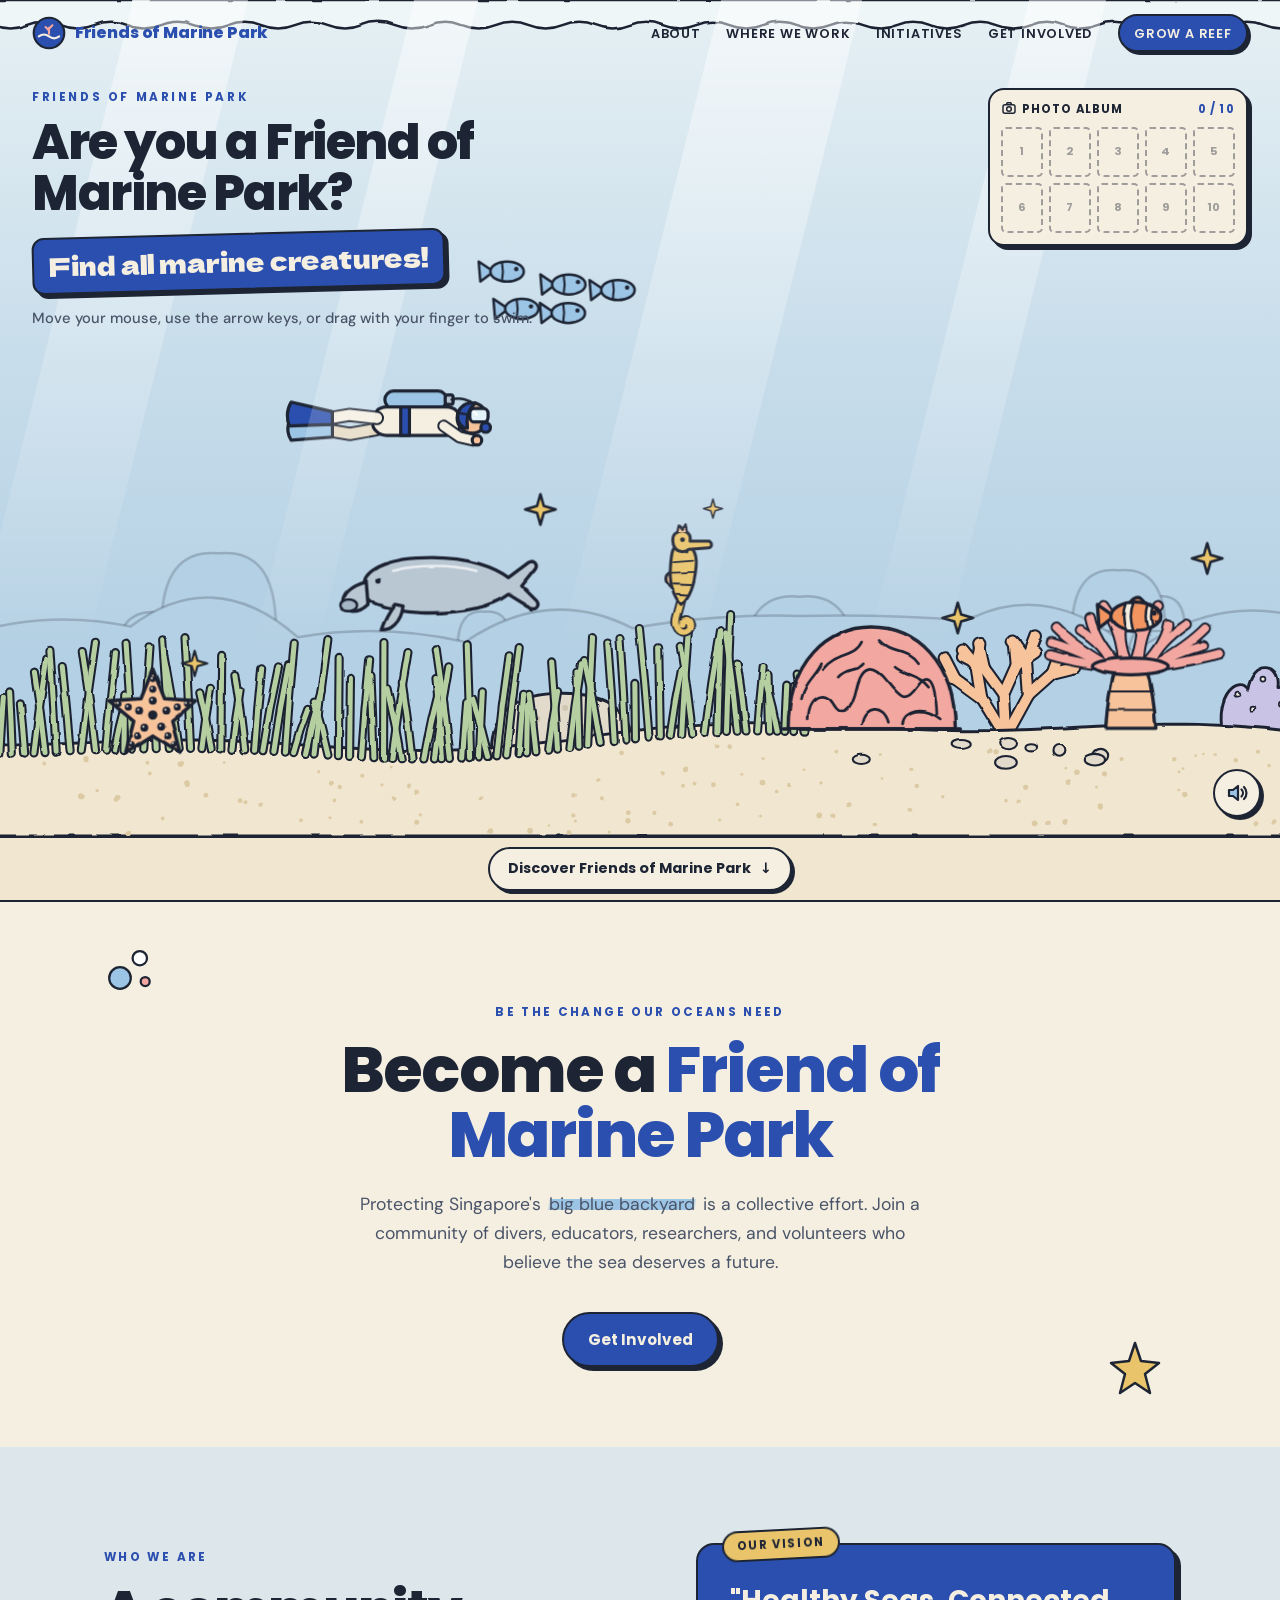
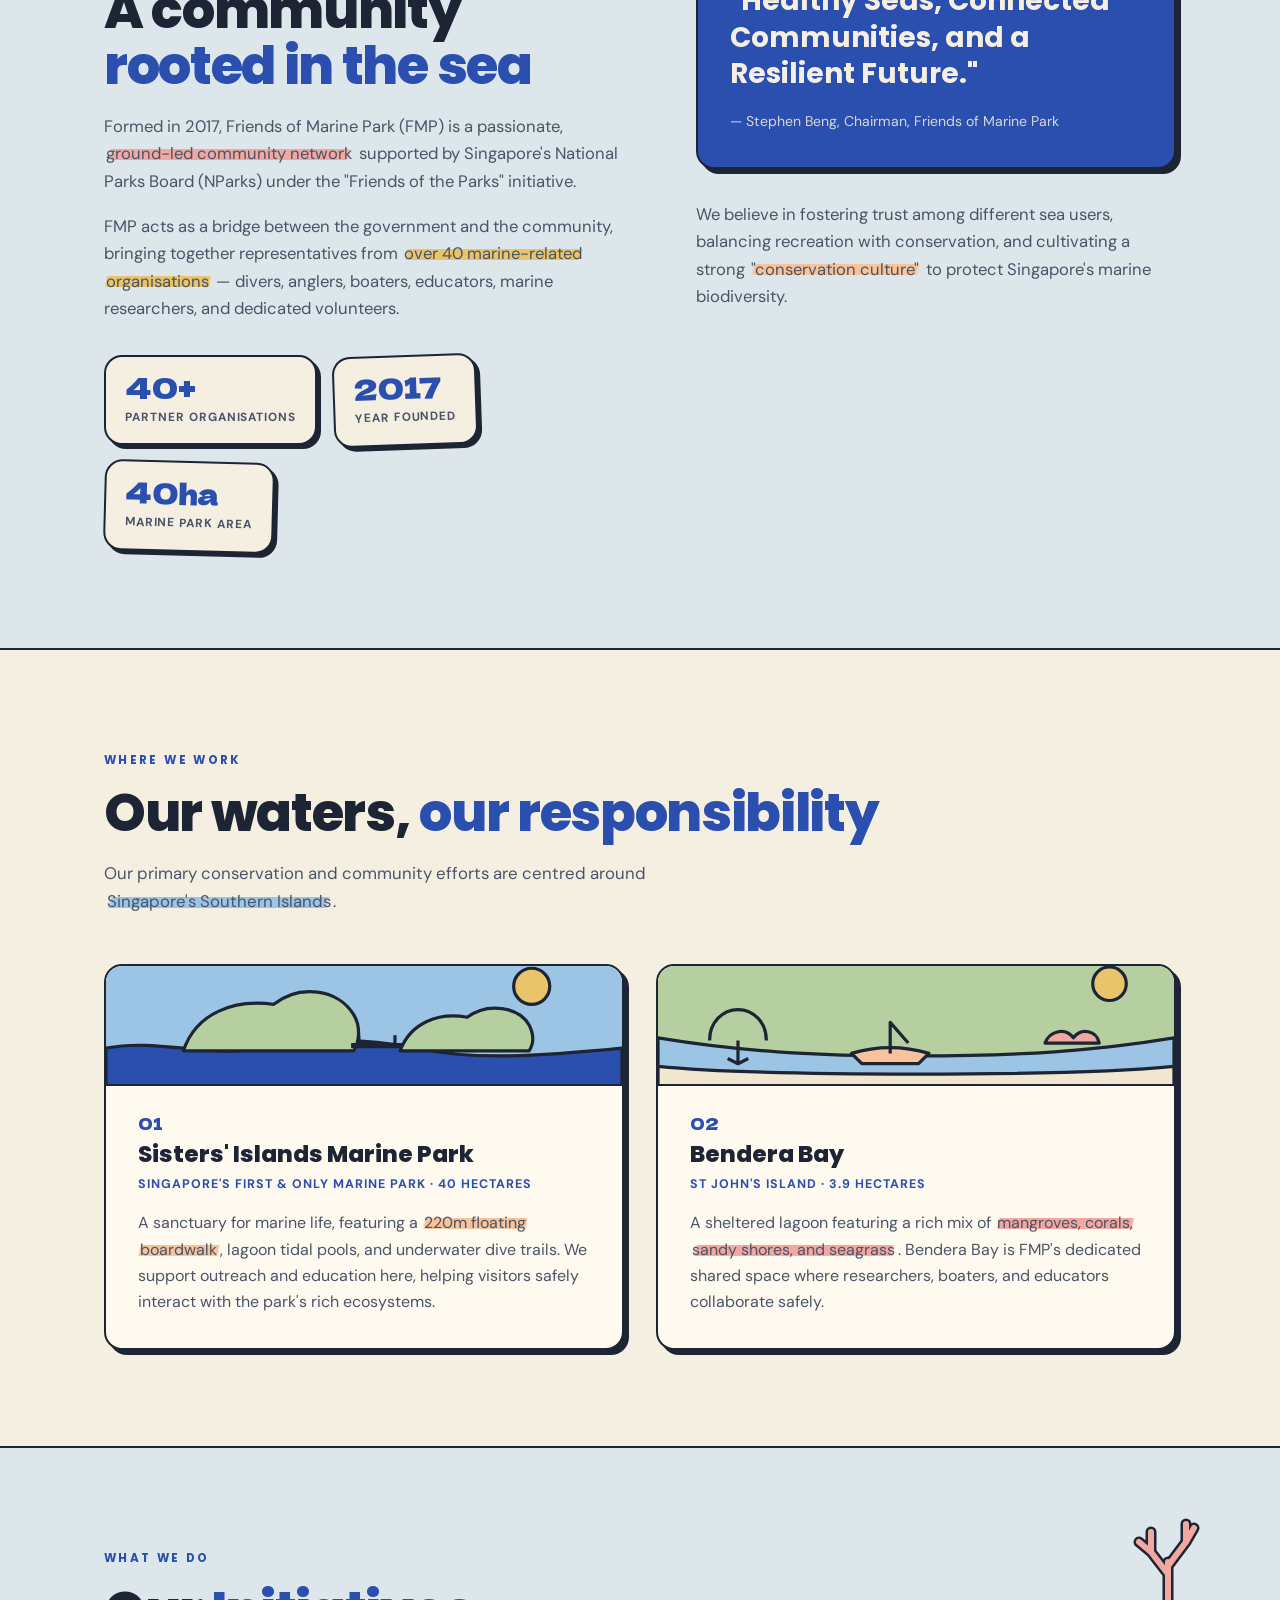
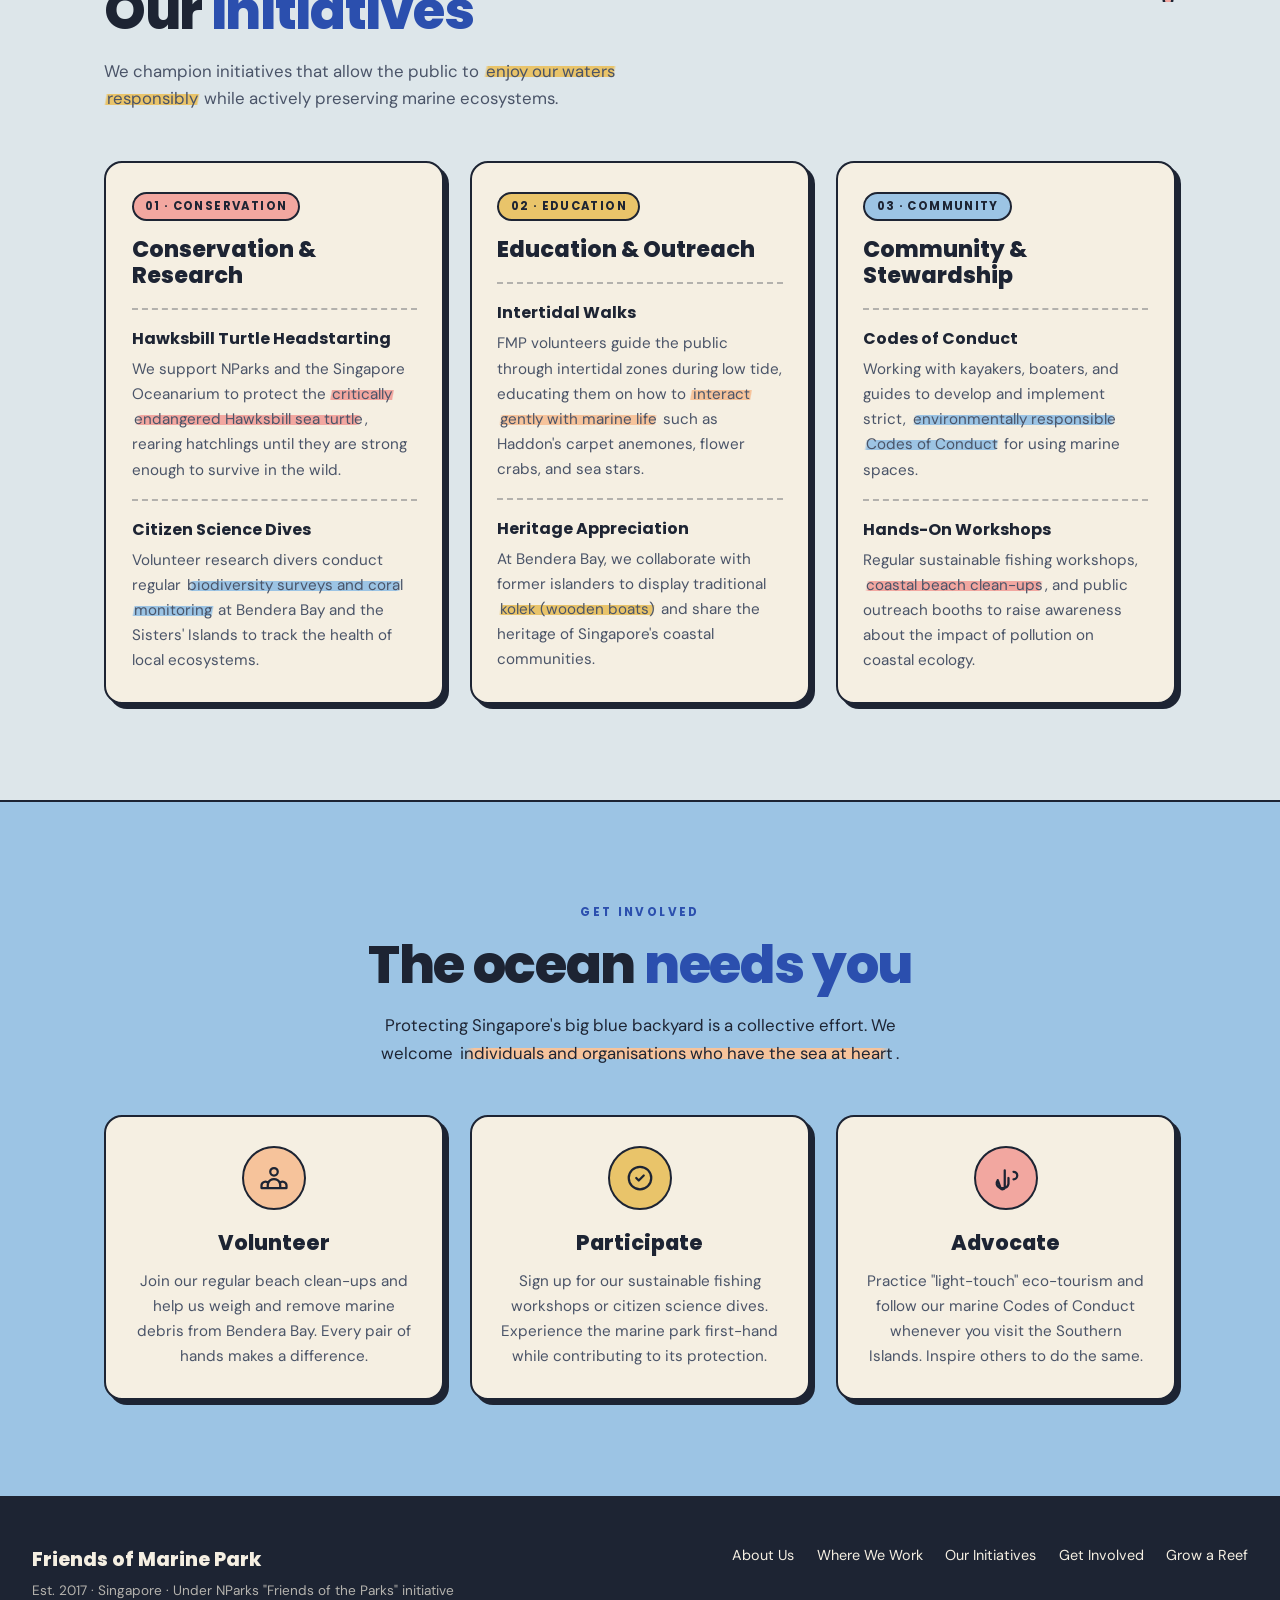
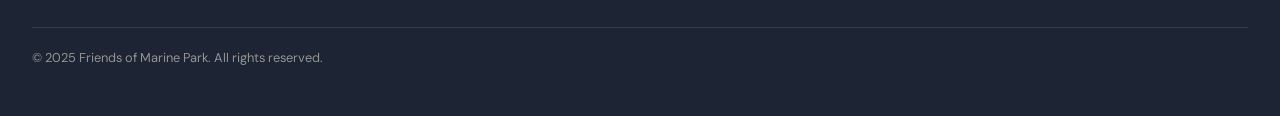
<file: index.html>
<!DOCTYPE html>
<html lang="en">
<head>
  <meta charset="UTF-8" />
  <meta name="viewport" content="width=device-width, initial-scale=1.0, viewport-fit=cover" />

  <!-- SEO -->
  <title>Friends of Marine Park | Healthy Seas, Connected Communities</title>
  <meta name="description" content="Friends of Marine Park (FMP) is Singapore's ground-led marine conservation community under NParks. Dive into our reef game, find all the marine creatures, and learn how we protect Sisters' Islands Marine Park through citizen science, education, and community stewardship." />
  <meta name="keywords" content="Friends of Marine Park, Singapore marine conservation, Sisters Islands Marine Park, coral reef Singapore, NParks, marine park volunteer, Bendera Bay, hawksbill turtle Singapore" />
  <meta name="author" content="Friends of Marine Park" />
  <meta name="theme-color" content="#dde6ea" />
  <link rel="canonical" href="https://mile-sile.github.io/friends-of-marine-park.github.io/" />

  <!-- Open Graph / Social -->
  <meta property="og:type" content="website" />
  <meta property="og:title" content="Friends of Marine Park | Are you a Friend of Marine Park?" />
  <meta property="og:description" content="Swim through Singapore's reefs and find all the marine creatures. Protecting Singapore's big blue backyard through conservation, education, and community action." />
  <meta property="og:url" content="https://mile-sile.github.io/friends-of-marine-park.github.io/" />

  <!-- Structured Data -->
  <script type="application/ld+json">
  {
    "@context": "https://schema.org",
    "@type": "NGO",
    "name": "Friends of Marine Park",
    "foundingDate": "2017",
    "description": "A passionate, ground-led community network supported by Singapore's National Parks Board (NParks), bringing together representatives from over 40 marine-related organisations.",
    "url": "https://mile-sile.github.io/friends-of-marine-park.github.io/",
    "areaServed": "Singapore",
    "memberOf": { "@type": "GovernmentOrganization", "name": "National Parks Board Singapore" }
  }
  </script>

  <!-- Fonts -->
  <link rel="preconnect" href="https://fonts.googleapis.com" />
  <link rel="preconnect" href="https://fonts.gstatic.com" crossorigin />
  <link href="https://fonts.googleapis.com/css2?family=Caveat:wght@700&family=DM+Sans:wght@400;500;700&family=Dela+Gothic+One&family=Poppins:wght@600;700;800&display=swap" rel="stylesheet" />

  <link rel="stylesheet" href="styles.css" />
</head>
<body>

  <!-- Shared SVG filters (hand-drawn wobble) -->
  <svg width="0" height="0" style="position:absolute" aria-hidden="true" focusable="false">
    <filter id="wobble" x="-5%" y="-5%" width="110%" height="110%">
      <feTurbulence type="fractalNoise" baseFrequency="0.035" numOctaves="2" seed="4" result="n" />
      <feDisplacementMap in="SourceGraphic" in2="n" scale="3" xChannelSelector="R" yChannelSelector="G" />
    </filter>
  </svg>

  <!-- ── NAV ──────────────────────────────────────────────── -->
  <nav id="main-nav">
    <a href="#hero" class="nav-logo" aria-label="Friends of Marine Park — home">
      <svg viewBox="0 0 40 40" aria-hidden="true"><circle cx="20" cy="20" r="18" fill="#2b4fae" stroke="#1d2433" stroke-width="2.5"/><path d="M8 24c4-3 8-3 12 0s8 3 12 0" fill="none" stroke="#f5efe2" stroke-width="2.5" stroke-linecap="round"/><path d="M20 21v-7m0 3-4-4m4 2 4-4" fill="none" stroke="#f2a7a0" stroke-width="2.5" stroke-linecap="round"/></svg>
      <span class="nav-logo-text">Friends of <span>Marine Park</span></span>
    </a>
    <button class="nav-toggle" id="nav-toggle" aria-label="Open menu" aria-expanded="false" aria-controls="nav-links"><span></span><span></span><span></span></button>
    <div class="nav-links" id="nav-links">
      <a href="#about">About</a>
      <a href="#locations">Where We Work</a>
      <a href="#initiatives">Initiatives</a>
      <a href="#get-involved">Get Involved</a>
      <a href="grow-a-reef.html" class="nav-pill">Grow a Reef</a>
    </div>
  </nav>

  <!-- ── HERO: reef explorer game ─────────────────────────── -->
  <section id="hero" aria-label="Reef explorer game: find all marine creatures">
    <div class="play" id="play">
      <div class="far-layer" id="far"></div>
      <div class="world" id="world"></div>
      <div class="rays" aria-hidden="true"><i></i><i></i><i></i><i></i></div>
      <div class="particles" id="particles" aria-hidden="true"></div>

      <div class="hud" id="hud">
        <div class="hud-title">
          <p class="eyebrow">Friends of Marine Park</p>
          <h1>Are you a Friend of Marine&nbsp;Park?</h1>
          <p class="sub">Find all marine creatures!</p>
          <p class="hint" id="hint">Move your mouse, use the arrow keys, or drag with your finger to swim.</p>
        </div>
        <div class="album" aria-live="polite">
          <div class="album-head">
            <span><svg viewBox="0 0 24 24" fill="none" stroke="#1d2433" stroke-width="2.2" stroke-linejoin="round"><rect x="3" y="7" width="18" height="13" rx="3"/><path d="M8 7l1.5-3h5L16 7"/><circle cx="12" cy="13.5" r="3.5"/></svg>Photo album</span>
            <span class="album-count" id="album-count">0 / 10</span>
          </div>
          <div class="slots" id="slots"></div>
        </div>
      </div>

      <button class="icon-btn" id="mute" aria-label="Mute sound" title="Sound on/off"></button>

      <div class="overlay" id="q-overlay" hidden>
        <div class="qcard" role="dialog" aria-modal="true" aria-labelledby="q-name" id="qcard"></div>
      </div>

      <div class="overlay" id="done-overlay" hidden>
        <div class="qcard done-card" role="dialog" aria-modal="true" aria-labelledby="done-title">
          <p class="q-kicker">All 10 creatures found</p>
          <h2 id="done-title">You're a Friend of Marine Park! 🎉</h2>
          <p>Every one of these creatures lives in Singapore's waters. Help us keep their home healthy.</p>
          <div class="done-grid" id="done-grid"></div>
          <div class="done-actions">
            <a href="#get-involved" class="btn" id="done-involve">Get Involved</a>
            <button class="btn btn-cream" id="done-replay">Play again</button>
          </div>
        </div>
      </div>
    </div>

    <div class="hero-strip">
      <a href="#cta" class="discover">Discover Friends of Marine Park <span class="arrow" aria-hidden="true">↓</span></a>
    </div>
  </section>

  <div class="photo-layer" id="photo-layer" aria-hidden="true"></div>

  <!-- ── CTA ──────────────────────────────────────────────── -->
  <section id="cta">
    <svg class="doodle" style="top:2.5rem;left:8%;width:54px" viewBox="0 0 60 60" aria-hidden="true"><g fill="none" stroke="#1d2433" stroke-width="2.5"><circle cx="20" cy="40" r="12" fill="#9cc4e4"/><circle cx="42" cy="18" r="8" fill="#fff"/><circle cx="48" cy="44" r="5" fill="#f2a7a0"/></g></svg>
    <svg class="doodle" style="bottom:3rem;right:9%;width:60px" viewBox="0 0 60 60" aria-hidden="true"><path d="M30 4l6 18 18 2-14 11 5 19-15-10-15 10 5-19L6 24l18-2z" fill="#e9c46a" stroke="#1d2433" stroke-width="2.5" stroke-linejoin="round"/></svg>
    <div class="section-inner">
      <p class="section-label reveal">Be the change our oceans need</p>
      <h2 class="cta-headline reveal">Become a <em>Friend of Marine&nbsp;Park</em></h2>
      <p class="cta-body reveal">
        Protecting Singapore's <mark class="hl sky">big blue backyard</mark> is a collective effort.
        Join a community of divers, educators, researchers, and volunteers
        who believe the sea deserves a future.
      </p>
      <a href="#get-involved" class="btn reveal">Get Involved</a>
    </div>
  </section>

  <!-- ── ABOUT ─────────────────────────────────────────────── -->
  <section id="about">
    <div class="section-inner">
      <div class="two-col">
        <div class="reveal">
          <span class="section-label">Who We Are</span>
          <h2 class="section-heading">A community <em>rooted in the sea</em></h2>
          <div class="about-body">
            <p>Formed in 2017, Friends of Marine Park (FMP) is a passionate, <mark class="hl">ground-led community network</mark> supported by Singapore's National Parks Board (NParks) under the "Friends of the Parks" initiative.</p>
            <p>FMP acts as a bridge between the government and the community, bringing together representatives from <mark class="hl mustard">over 40 marine-related organisations</mark> — divers, anglers, boaters, educators, marine researchers, and dedicated volunteers.</p>
          </div>
          <div class="stats-row">
            <div class="stat-pill">
              <span class="num">40+</span>
              <span class="lbl">Partner Organisations</span>
            </div>
            <div class="stat-pill">
              <span class="num">2017</span>
              <span class="lbl">Year Founded</span>
            </div>
            <div class="stat-pill">
              <span class="num">40ha</span>
              <span class="lbl">Marine Park Area</span>
            </div>
          </div>
        </div>

        <div class="reveal" style="transition-delay:0.15s">
          <div class="vision-card">
            <span class="vc-label">Our Vision</span>
            <blockquote>
              "Healthy Seas, Connected Communities, and a Resilient Future."
            </blockquote>
            <cite>— Stephen Beng, Chairman, Friends of Marine Park</cite>
          </div>
          <div class="about-body" style="margin-top:2rem">
            <p>We believe in fostering trust among different sea users, balancing recreation with conservation, and cultivating a strong <mark class="hl peach">"conservation culture"</mark> to protect Singapore's marine biodiversity.</p>
          </div>
        </div>
      </div>
    </div>
  </section>

  <!-- ── WHERE WE WORK ─────────────────────────────────────── -->
  <section id="locations">
    <div class="section-inner">
      <div class="reveal">
        <span class="section-label">Where We Work</span>
        <h2 class="section-heading">Our waters, <em>our responsibility</em></h2>
        <p class="lede">
          Our primary conservation and community efforts are centred around <mark class="hl sky">Singapore's Southern Islands</mark>.
        </p>
      </div>
      <div class="location-cards reveal" style="transition-delay:0.2s">
        <div class="location-card">
          <div class="loc-art" aria-hidden="true">
            <svg viewBox="0 0 400 120" preserveAspectRatio="xMidYMid slice"><g stroke="#1d2433" stroke-width="2.5" stroke-linejoin="round"><path d="M0 78c40-8 80 8 120 0s80-8 120 0 80 8 160 0v42H0z" fill="#2b4fae"/><path d="M60 80c10-30 40-40 70-36 20-16 50-12 62 8 6 10 4 22 0 28z" fill="#b5cfa0"/><path d="M228 80c8-22 30-30 52-26 16-12 40-8 48 6 4 8 4 14 0 20z" fill="#b5cfa0"/><path d="M190 76h40" stroke-width="4"/><path d="M196 76v-8m28 8v-8" /><circle cx="330" cy="30" r="14" fill="#e9c46a"/></g></svg>
          </div>
          <div class="loc-number">01</div>
          <h3 class="loc-name">Sisters' Islands Marine Park</h3>
          <p class="loc-detail">Singapore's First &amp; Only Marine Park · 40 Hectares</p>
          <p class="loc-body">
            A sanctuary for marine life, featuring a <mark class="hl peach">220m floating boardwalk</mark>, lagoon tidal pools, and underwater dive trails. We support outreach and education here, helping visitors safely interact with the park's rich ecosystems.
          </p>
        </div>
        <div class="location-card">
          <div class="loc-art" aria-hidden="true">
            <svg viewBox="0 0 400 120" preserveAspectRatio="xMidYMid slice"><g stroke="#1d2433" stroke-width="2.5" stroke-linejoin="round"><path d="M0 70c60 10 120 14 200 14s140-4 200-14v50H0z" fill="#9cc4e4"/><path d="M0 92c80 8 320 8 400 0v28H0z" fill="#f1e6cf"/><path d="M40 72c0-14 10-24 22-24s22 10 22 24" fill="#b5cfa0"/><path d="M62 72v18m-8-4 8 4 8-4" fill="none"/><path d="M300 74c4-10 16-12 22-4 6-8 18-6 20 4z" fill="#f2a7a0"/><path d="M150 82c20-6 40-6 60 0l-8 8h-44z" fill="#f6c39b"/><path d="M180 82V58l14 16" fill="none"/><circle cx="350" cy="28" r="13" fill="#e9c46a"/></g></svg>
          </div>
          <div class="loc-number">02</div>
          <h3 class="loc-name">Bendera Bay</h3>
          <p class="loc-detail">St John's Island · 3.9 Hectares</p>
          <p class="loc-body">
            A sheltered lagoon featuring a rich mix of <mark class="hl">mangroves, corals, sandy shores, and seagrass</mark>. Bendera Bay is FMP's dedicated shared space where researchers, boaters, and educators collaborate safely.
          </p>
        </div>
      </div>
    </div>
  </section>

  <!-- ── INITIATIVES ────────────────────────────────────────── -->
  <section id="initiatives">
    <svg class="doodle" style="top:4rem;right:6%;width:70px" viewBox="0 0 70 90" aria-hidden="true"><g fill="none" stroke="#1d2433" stroke-width="2.5" stroke-linecap="round"><path d="M35 88V50M35 62 18 40M35 54l18-24M18 40V20M18 40 6 30M53 30l8-14M53 30V12" stroke-width="11"/><path d="M35 88V50M35 62 18 40M35 54l18-24M18 40V20M18 40 6 30M53 30l8-14M53 30V12" stroke="#f2a7a0" stroke-width="6"/></g></svg>
    <div class="section-inner">
      <div class="reveal">
        <span class="section-label">What We Do</span>
        <h2 class="section-heading">Our <em>Initiatives</em></h2>
        <p class="lede">
          We champion initiatives that allow the public to <mark class="hl mustard">enjoy our waters responsibly</mark> while actively preserving marine ecosystems.
        </p>
      </div>
      <div class="init-grid">
        <div class="init-card reveal" style="transition-delay:0.05s">
          <span class="init-tag">01 · Conservation</span>
          <h3 class="init-title">Conservation &amp; Research</h3>
          <div class="init-items">
            <div class="init-item">
              <p class="init-item-title">Hawksbill Turtle Headstarting</p>
              <p class="init-item-body">We support NParks and the Singapore Oceanarium to protect the <mark class="hl">critically endangered Hawksbill sea turtle</mark>, rearing hatchlings until they are strong enough to survive in the wild.</p>
            </div>
            <div class="init-item">
              <p class="init-item-title">Citizen Science Dives</p>
              <p class="init-item-body">Volunteer research divers conduct regular <mark class="hl sky">biodiversity surveys and coral monitoring</mark> at Bendera Bay and the Sisters' Islands to track the health of local ecosystems.</p>
            </div>
          </div>
        </div>

        <div class="init-card reveal" style="transition-delay:0.15s">
          <span class="init-tag">02 · Education</span>
          <h3 class="init-title">Education &amp; Outreach</h3>
          <div class="init-items">
            <div class="init-item">
              <p class="init-item-title">Intertidal Walks</p>
              <p class="init-item-body">FMP volunteers guide the public through intertidal zones during low tide, educating them on how to <mark class="hl peach">interact gently with marine life</mark> such as Haddon's carpet anemones, flower crabs, and sea stars.</p>
            </div>
            <div class="init-item">
              <p class="init-item-title">Heritage Appreciation</p>
              <p class="init-item-body">At Bendera Bay, we collaborate with former islanders to display traditional <mark class="hl mustard">kolek (wooden boats)</mark> and share the heritage of Singapore's coastal communities.</p>
            </div>
          </div>
        </div>

        <div class="init-card reveal" style="transition-delay:0.25s">
          <span class="init-tag">03 · Community</span>
          <h3 class="init-title">Community &amp; Stewardship</h3>
          <div class="init-items">
            <div class="init-item">
              <p class="init-item-title">Codes of Conduct</p>
              <p class="init-item-body">Working with kayakers, boaters, and guides to develop and implement strict, <mark class="hl sky">environmentally responsible Codes of Conduct</mark> for using marine spaces.</p>
            </div>
            <div class="init-item">
              <p class="init-item-title">Hands-On Workshops</p>
              <p class="init-item-body">Regular sustainable fishing workshops, <mark class="hl">coastal beach clean-ups</mark>, and public outreach booths to raise awareness about the impact of pollution on coastal ecology.</p>
            </div>
          </div>
        </div>
      </div>
    </div>
  </section>

  <!-- ── GET INVOLVED ───────────────────────────────────────── -->
  <section id="get-involved">
    <div class="section-inner">
      <div class="involve-header reveal">
        <span class="section-label">Get Involved</span>
        <h2 class="section-heading">The ocean <em>needs you</em></h2>
        <p class="lede">
          Protecting Singapore's big blue backyard is a collective effort. We welcome <mark class="hl peach">individuals and organisations who have the sea at heart</mark>.
        </p>
      </div>
      <div class="involve-cards">
        <div class="involve-card reveal" style="transition-delay:0.05s">
          <div class="involve-icon">
            <svg viewBox="0 0 24 24"><path d="M17 20h5v-2a3 3 0 0 0-5.356-1.857M17 20H7m10 0v-2c0-.656-.126-1.283-.356-1.857M7 20H2v-2a3 3 0 0 1 5.356-1.857M7 20v-2c0-.656.126-1.283.356-1.857m0 0a5.002 5.002 0 0 1 9.288 0M15 7a3 3 0 1 1-6 0 3 3 0 0 1 6 0Z"/></svg>
          </div>
          <h3 class="involve-title">Volunteer</h3>
          <p class="involve-body">Join our regular beach clean-ups and help us weigh and remove marine debris from Bendera Bay. Every pair of hands makes a difference.</p>
        </div>
        <div class="involve-card reveal" style="transition-delay:0.15s">
          <div class="involve-icon">
            <svg viewBox="0 0 24 24"><path d="M9 12l2 2 4-4m6 2a9 9 0 1 1-18 0 9 9 0 0 1 18 0Z"/></svg>
          </div>
          <h3 class="involve-title">Participate</h3>
          <p class="involve-body">Sign up for our sustainable fishing workshops or citizen science dives. Experience the marine park first-hand while contributing to its protection.</p>
        </div>
        <div class="involve-card reveal" style="transition-delay:0.25s">
          <div class="involve-icon">
            <svg viewBox="0 0 24 24"><path d="M11 5.882V19.24a1.76 1.76 0 0 1-3.417.592l-2.147-6.15M18 13a3 3 0 1 0 0-6M5.436 13.683A4.001 4.001 0 0 0 7.028 20h3a4 4 0 0 0 3.945-3.375L14 12"/></svg>
          </div>
          <h3 class="involve-title">Advocate</h3>
          <p class="involve-body">Practice "light-touch" eco-tourism and follow our marine Codes of Conduct whenever you visit the Southern Islands. Inspire others to do the same.</p>
        </div>
      </div>
    </div>
  </section>

  <!-- ── FOOTER ──────────────────────────────────────────────── -->
  <footer>
    <div>
      <div class="footer-brand">
        Friends of Marine Park
        <span>Est. 2017 · Singapore · Under NParks "Friends of the Parks" initiative</span>
      </div>
    </div>
    <div class="footer-links">
      <a href="#about">About Us</a>
      <a href="#locations">Where We Work</a>
      <a href="#initiatives">Our Initiatives</a>
      <a href="#get-involved">Get Involved</a>
      <a href="grow-a-reef.html">Grow a Reef</a>
    </div>
    <p class="footer-copy">© 2025 Friends of Marine Park. All rights reserved.</p>
  </footer>

  <script src="site.js"></script>
  <script src="game.js"></script>
</body>
</html>
</file>
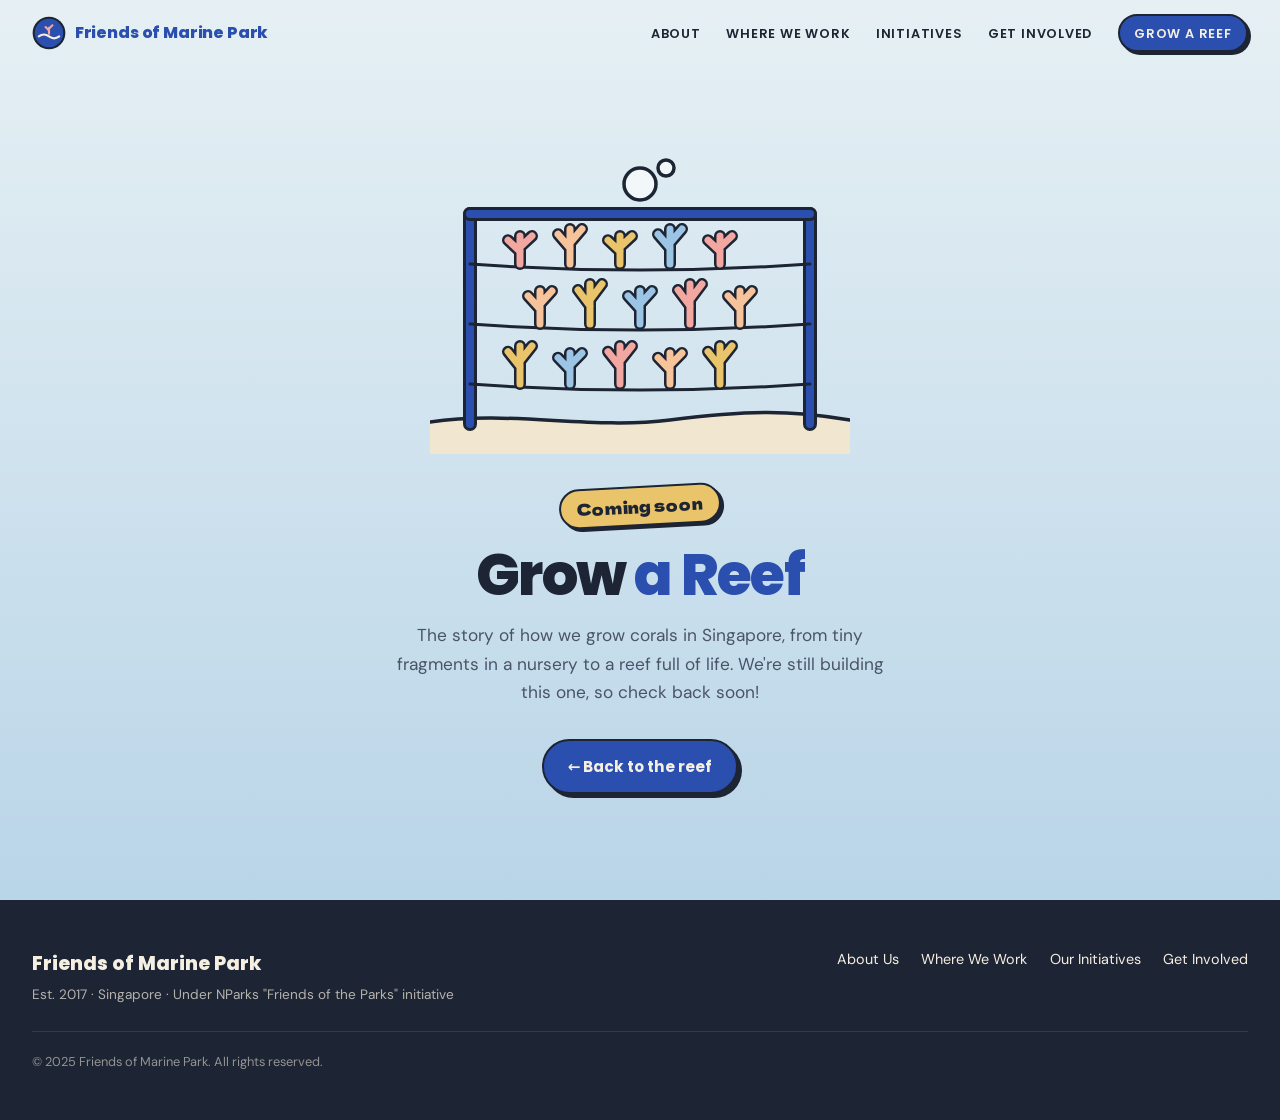
<file: grow-a-reef.html>
<!DOCTYPE html>
<html lang="en">
<head>
  <meta charset="UTF-8" />
  <meta name="viewport" content="width=device-width, initial-scale=1.0, viewport-fit=cover" />

  <!-- SEO -->
  <title>Grow a Reef | Friends of Marine Park</title>
  <meta name="description" content="Coming soon: the story of how Friends of Marine Park and partners grow corals in Singapore, from fragments to flourishing reefs." />
  <meta name="keywords" content="Friends of Marine Park, Singapore marine conservation, Sisters Islands Marine Park, coral reef Singapore, NParks, marine park volunteer, Bendera Bay, hawksbill turtle Singapore" />
  <meta name="author" content="Friends of Marine Park" />
  <meta name="theme-color" content="#dde6ea" />
  <link rel="canonical" href="https://mile-sile.github.io/friends-of-marine-park.github.io/grow-a-reef.html" />

  <!-- Open Graph / Social -->
  <meta property="og:type" content="website" />
  <meta property="og:title" content="Grow a Reef | Friends of Marine Park" />
  <meta property="og:description" content="Coming soon: how we grow corals in Singapore." />
  <meta property="og:url" content="https://mile-sile.github.io/friends-of-marine-park.github.io/grow-a-reef.html" />

  <!-- Fonts -->
  <link rel="preconnect" href="https://fonts.googleapis.com" />
  <link rel="preconnect" href="https://fonts.gstatic.com" crossorigin />
  <link href="https://fonts.googleapis.com/css2?family=Caveat:wght@700&family=DM+Sans:wght@400;500;700&family=Dela+Gothic+One&family=Poppins:wght@600;700;800&display=swap" rel="stylesheet" />

  <link rel="stylesheet" href="styles.css" />
</head>
<body>
  <nav id="main-nav" class="scrolled">
    <a href="index.html" class="nav-logo" aria-label="Friends of Marine Park — home">
      <svg viewBox="0 0 40 40" aria-hidden="true"><circle cx="20" cy="20" r="18" fill="#2b4fae" stroke="#1d2433" stroke-width="2.5"/><path d="M8 24c4-3 8-3 12 0s8 3 12 0" fill="none" stroke="#f5efe2" stroke-width="2.5" stroke-linecap="round"/><path d="M20 21v-7m0 3-4-4m4 2 4-4" fill="none" stroke="#f2a7a0" stroke-width="2.5" stroke-linecap="round"/></svg>
      <span class="nav-logo-text">Friends of <span>Marine Park</span></span>
    </a>
    <button class="nav-toggle" id="nav-toggle" aria-label="Open menu" aria-expanded="false" aria-controls="nav-links"><span></span><span></span><span></span></button>
    <div class="nav-links" id="nav-links">
      <a href="index.html#about">About</a>
      <a href="index.html#locations">Where We Work</a>
      <a href="index.html#initiatives">Initiatives</a>
      <a href="index.html#get-involved">Get Involved</a>
      <a href="grow-a-reef.html" class="nav-pill" aria-current="page">Grow a Reef</a>
    </div>
  </nav>

  <main class="soon">
    <div class="soon-inner">
      <svg class="soon-art" viewBox="0 0 420 300" aria-hidden="true">
  <g stroke="#1d2433" stroke-width="3.5" stroke-linejoin="round" stroke-linecap="round">
    <path d="M0 268 C80 256 160 276 240 266 S360 256 420 266 V300 H0 Z" fill="#f1e6cf" stroke="none"/><path d="M0 268 C80 256 160 276 240 266 S360 256 420 266" fill="none"/>
    <path d="M40 270 V60 M380 270 V60" stroke-width="14" stroke="#1d2433"/>
    <path d="M40 270 V60 M380 270 V60" stroke-width="8" stroke="#2b4fae"/>
    <path d="M40 60 H380" stroke-width="14"/><path d="M40 60 H380" stroke-width="8" stroke="#2b4fae"/>
    <path d="M40 110 Q210 122 380 110 M40 170 Q210 182 380 170 M40 230 Q210 242 380 230" fill="none" stroke-width="3"/>
    <circle cx="210" cy="30" r="16" fill="#fff" fill-opacity=".6"/><circle cx="236" cy="14" r="8" fill="#fff" fill-opacity=".6"/>
  </g>
  <g class="frag"><path d="M90 110 L90 82 M90 97.4 L78 86.2 M90 93.2 L102 82.0" fill="none" stroke="#1d2433" stroke-width="12" stroke-linecap="round"/><path d="M90 110 L90 82 M90 97.4 L78 86.2 M90 93.2 L102 82.0" fill="none" stroke="#f2a7a0" stroke-width="7" stroke-linecap="round"/></g><g class="frag"><path d="M140 110 L140 75 M140 94.25 L128 80.25 M140 89.0 L152 75.0" fill="none" stroke="#1d2433" stroke-width="12" stroke-linecap="round"/><path d="M140 110 L140 75 M140 94.25 L128 80.25 M140 89.0 L152 75.0" fill="none" stroke="#f6c39b" stroke-width="7" stroke-linecap="round"/></g><g class="frag"><path d="M190 110 L190 82 M190 97.4 L178 86.2 M190 93.2 L202 82.0" fill="none" stroke="#1d2433" stroke-width="12" stroke-linecap="round"/><path d="M190 110 L190 82 M190 97.4 L178 86.2 M190 93.2 L202 82.0" fill="none" stroke="#e9c46a" stroke-width="7" stroke-linecap="round"/></g><g class="frag"><path d="M240 110 L240 75 M240 94.25 L228 80.25 M240 89.0 L252 75.0" fill="none" stroke="#1d2433" stroke-width="12" stroke-linecap="round"/><path d="M240 110 L240 75 M240 94.25 L228 80.25 M240 89.0 L252 75.0" fill="none" stroke="#9cc4e4" stroke-width="7" stroke-linecap="round"/></g><g class="frag"><path d="M290 110 L290 82 M290 97.4 L278 86.2 M290 93.2 L302 82.0" fill="none" stroke="#1d2433" stroke-width="12" stroke-linecap="round"/><path d="M290 110 L290 82 M290 97.4 L278 86.2 M290 93.2 L302 82.0" fill="none" stroke="#f2a7a0" stroke-width="7" stroke-linecap="round"/></g><g class="frag"><path d="M110 170 L110 137 M110 155.15 L98 141.95 M110 150.2 L122 137.0" fill="none" stroke="#1d2433" stroke-width="12" stroke-linecap="round"/><path d="M110 170 L110 137 M110 155.15 L98 141.95 M110 150.2 L122 137.0" fill="none" stroke="#f6c39b" stroke-width="7" stroke-linecap="round"/></g><g class="frag"><path d="M160 170 L160 130 M160 152.0 L148 136.0 M160 146.0 L172 130.0" fill="none" stroke="#1d2433" stroke-width="12" stroke-linecap="round"/><path d="M160 170 L160 130 M160 152.0 L148 136.0 M160 146.0 L172 130.0" fill="none" stroke="#e9c46a" stroke-width="7" stroke-linecap="round"/></g><g class="frag"><path d="M210 170 L210 137 M210 155.15 L198 141.95 M210 150.2 L222 137.0" fill="none" stroke="#1d2433" stroke-width="12" stroke-linecap="round"/><path d="M210 170 L210 137 M210 155.15 L198 141.95 M210 150.2 L222 137.0" fill="none" stroke="#9cc4e4" stroke-width="7" stroke-linecap="round"/></g><g class="frag"><path d="M260 170 L260 130 M260 152.0 L248 136.0 M260 146.0 L272 130.0" fill="none" stroke="#1d2433" stroke-width="12" stroke-linecap="round"/><path d="M260 170 L260 130 M260 152.0 L248 136.0 M260 146.0 L272 130.0" fill="none" stroke="#f2a7a0" stroke-width="7" stroke-linecap="round"/></g><g class="frag"><path d="M310 170 L310 137 M310 155.15 L298 141.95 M310 150.2 L322 137.0" fill="none" stroke="#1d2433" stroke-width="12" stroke-linecap="round"/><path d="M310 170 L310 137 M310 155.15 L298 141.95 M310 150.2 L322 137.0" fill="none" stroke="#f6c39b" stroke-width="7" stroke-linecap="round"/></g><g class="frag"><path d="M90 230 L90 192 M90 212.9 L78 197.7 M90 207.2 L102 192.0" fill="none" stroke="#1d2433" stroke-width="12" stroke-linecap="round"/><path d="M90 230 L90 192 M90 212.9 L78 197.7 M90 207.2 L102 192.0" fill="none" stroke="#e9c46a" stroke-width="7" stroke-linecap="round"/></g><g class="frag"><path d="M140 230 L140 199 M140 216.05 L128 203.65 M140 211.4 L152 199.0" fill="none" stroke="#1d2433" stroke-width="12" stroke-linecap="round"/><path d="M140 230 L140 199 M140 216.05 L128 203.65 M140 211.4 L152 199.0" fill="none" stroke="#9cc4e4" stroke-width="7" stroke-linecap="round"/></g><g class="frag"><path d="M190 230 L190 192 M190 212.9 L178 197.7 M190 207.2 L202 192.0" fill="none" stroke="#1d2433" stroke-width="12" stroke-linecap="round"/><path d="M190 230 L190 192 M190 212.9 L178 197.7 M190 207.2 L202 192.0" fill="none" stroke="#f2a7a0" stroke-width="7" stroke-linecap="round"/></g><g class="frag"><path d="M240 230 L240 199 M240 216.05 L228 203.65 M240 211.4 L252 199.0" fill="none" stroke="#1d2433" stroke-width="12" stroke-linecap="round"/><path d="M240 230 L240 199 M240 216.05 L228 203.65 M240 211.4 L252 199.0" fill="none" stroke="#f6c39b" stroke-width="7" stroke-linecap="round"/></g><g class="frag"><path d="M290 230 L290 192 M290 212.9 L278 197.7 M290 207.2 L302 192.0" fill="none" stroke="#1d2433" stroke-width="12" stroke-linecap="round"/><path d="M290 230 L290 192 M290 212.9 L278 197.7 M290 207.2 L302 192.0" fill="none" stroke="#e9c46a" stroke-width="7" stroke-linecap="round"/></g>
</svg>
      <span class="soon-badge">Coming soon</span>
      <h1>Grow <em>a Reef</em></h1>
      <p>The story of how we grow corals in Singapore, from tiny fragments in a nursery to a reef full of life. We're still building this one, so check back soon!</p>
      <a href="index.html" class="btn">← Back to the reef</a>
    </div>
  </main>

  <footer>
    <div>
      <div class="footer-brand">
        Friends of Marine Park
        <span>Est. 2017 · Singapore · Under NParks "Friends of the Parks" initiative</span>
      </div>
    </div>
    <div class="footer-links">
      <a href="index.html#about">About Us</a>
      <a href="index.html#locations">Where We Work</a>
      <a href="index.html#initiatives">Our Initiatives</a>
      <a href="index.html#get-involved">Get Involved</a>
    </div>
    <p class="footer-copy">© 2025 Friends of Marine Park. All rights reserved.</p>
  </footer>

  <script src="site.js"></script>
</body>
</html>
</file>
<file: styles.css>
/* ─── Friends of Marine Park · shared styles ───────────────────────── */
:root {
  --bg:      #dde6ea;
  --cream:   #f5efe2;
  --cobalt:  #2b4fae;
  --cobalt-d:#213f8f;
  --sky:     #9cc4e4;
  --ink:     #1d2433;
  --ink-soft:#4a5468;
  --pink:    #f2a7a0;
  --peach:   #f6c39b;
  --mustard: #e9c46a;
  --sage:    #b5cfa0;
  --sand:    #f1e6cf;

  --font-head:    'Poppins', system-ui, sans-serif;
  --font-body:    'DM Sans', system-ui, sans-serif;
  --font-display: 'Dela Gothic One', 'Poppins', sans-serif;
  --font-hand:    'Caveat', cursive;

  --border: 2.5px solid var(--ink);
  --shadow: 5px 5px 0 var(--ink);
  --radius: 18px;
}

*, *::before, *::after { box-sizing: border-box; margin: 0; padding: 0; }
html { scroll-behavior: smooth; font-size: 16px; }
body {
  background: var(--bg);
  color: var(--ink);
  font-family: var(--font-body);
  line-height: 1.65;
  overflow-x: hidden;
  -webkit-font-smoothing: antialiased;
}
img, svg, video { display: block; max-width: 100%; }
a { color: inherit; text-decoration: none; }
ul { list-style: none; }
button { font: inherit; color: inherit; cursor: pointer; }
[hidden] { display: none !important; }

/* ─── NAV ──────────────────────────────────────────────────────────── */
nav#main-nav {
  position: fixed; inset: 0 0 auto 0; z-index: 100;
  display: flex; align-items: center; justify-content: space-between;
  padding: 0.9rem 2rem;
  transition: background .35s, box-shadow .35s;
}
nav#main-nav.scrolled {
  background: rgba(245,239,226,.94);
  backdrop-filter: blur(8px);
  box-shadow: 0 2.5px 0 var(--ink);
}
.nav-logo {
  display: flex; align-items: center; gap: .55rem;
  font-family: var(--font-head); font-weight: 800;
  font-size: 1rem; letter-spacing: -.01em;
}
.nav-logo svg { width: 34px; height: 34px; flex: none; }
.nav-logo span { color: var(--cobalt); }
.nav-links { display: flex; align-items: center; gap: 1.6rem; }
.nav-links a {
  font-family: var(--font-head); font-weight: 600;
  font-size: .8rem; letter-spacing: .06em; text-transform: uppercase;
  transition: color .2s;
}
.nav-links a:hover { color: var(--cobalt); }
.nav-links a.nav-pill {
  background: var(--cobalt); color: var(--cream);
  border: var(--border); border-radius: 999px;
  padding: .4rem .9rem; box-shadow: 3px 3px 0 var(--ink);
  transition: transform .15s, box-shadow .15s;
}
.nav-links a.nav-pill:hover { color: var(--cream); transform: translate(-1px,-1px); box-shadow: 4px 4px 0 var(--ink); }
.nav-links a[aria-current="page"]:not(.nav-pill) { color: var(--cobalt); }
.nav-toggle {
  display: none; background: var(--cream); border: var(--border);
  border-radius: 12px; width: 44px; height: 40px;
  box-shadow: 3px 3px 0 var(--ink);
}
.nav-toggle span { display: block; width: 18px; height: 2.5px; background: var(--ink); margin: 3.5px auto; border-radius: 2px; }

@media (max-width: 860px) {
  nav#main-nav { padding: .7rem 1rem; }
  .nav-toggle { display: block; }
  .nav-links {
    position: absolute; top: calc(100% + 6px); right: 1rem;
    flex-direction: column; align-items: stretch; gap: 0;
    background: var(--cream); border: var(--border); border-radius: var(--radius);
    box-shadow: var(--shadow); padding: .5rem; min-width: 220px;
    display: none;
  }
  .nav-links.open { display: flex; }
  .nav-links a { padding: .7rem .9rem; border-radius: 10px; }
  .nav-links a.nav-pill { margin-top: .3rem; text-align: center; }
}

/* ─── BUTTONS ──────────────────────────────────────────────────────── */
.btn {
  display: inline-flex; align-items: center; gap: .5rem;
  font-family: var(--font-head); font-weight: 700; font-size: .95rem;
  background: var(--cobalt); color: var(--cream);
  border: var(--border); border-radius: 999px;
  padding: .8rem 1.5rem; box-shadow: 4px 4px 0 var(--ink);
  transition: transform .15s, box-shadow .15s;
}
.btn:hover { transform: translate(-2px,-2px); box-shadow: 6px 6px 0 var(--ink); }
.btn:active { transform: translate(2px,2px); box-shadow: 2px 2px 0 var(--ink); }
.btn.btn-cream { background: var(--cream); color: var(--ink); }

/* ─── HIGHLIGHTS (marker swipes) ───────────────────────────────────── */
mark.hl {
  color: inherit; padding: 0 .15em; border-radius: .25em;
  background: linear-gradient(100deg, transparent 2%, var(--pink) 4%, var(--pink) 96%, transparent 98%) 0 62% / 100% 52% no-repeat;
  -webkit-box-decoration-break: clone; box-decoration-break: clone;
}
mark.hl.peach   { background-image: linear-gradient(100deg, transparent 2%, var(--peach) 4%, var(--peach) 96%, transparent 98%); }
mark.hl.mustard { background-image: linear-gradient(100deg, transparent 2%, var(--mustard) 4%, var(--mustard) 96%, transparent 98%); }
mark.hl.sky     { background-image: linear-gradient(100deg, transparent 2%, var(--sky) 4%, var(--sky) 96%, transparent 98%); }

/* ─── SECTIONS ─────────────────────────────────────────────────────── */
section { position: relative; }
.section-inner { max-width: 1120px; margin: 0 auto; padding: 0 1.5rem; position: relative; z-index: 1; }
.section-label {
  display: inline-block;
  font-family: var(--font-head); font-weight: 700;
  font-size: .74rem; letter-spacing: .2em; text-transform: uppercase;
  color: var(--cobalt); margin-bottom: .9rem;
}
.section-heading {
  font-family: var(--font-head); font-weight: 800;
  font-size: clamp(2rem, 5vw, 3.3rem); line-height: 1.06; letter-spacing: -.025em;
  margin-bottom: 1.2rem;
}
.section-heading em { font-style: normal; color: var(--cobalt); }
.lede { color: var(--ink-soft); max-width: 580px; font-size: 1.05rem; }

.wave-divider { line-height: 0; position: relative; z-index: 2; margin-top: -1px; }
.wave-divider svg { width: 100%; height: 46px; }

.reveal { opacity: 0; transform: translateY(18px); transition: opacity .7s ease, transform .7s ease; }
.reveal.visible { opacity: 1; transform: none; }

.doodle { position: absolute; pointer-events: none; z-index: 0; }

/* CTA */
#cta { background: var(--cream); padding: 6rem 0 5rem; text-align: center; border-top: var(--border); }
#cta .section-inner { max-width: 760px; }
.cta-headline { font-family: var(--font-head); font-weight: 800; font-size: clamp(2.2rem, 6vw, 4rem); line-height: 1.02; letter-spacing: -.03em; margin-bottom: 1.4rem; }
.cta-headline em { font-style: normal; color: var(--cobalt); }
.cta-body { color: var(--ink-soft); font-size: 1.1rem; margin: 0 auto 2.2rem; max-width: 560px; }

/* ABOUT */
#about { padding: 6rem 0; }
.two-col { display: grid; grid-template-columns: 1.1fr 1fr; gap: 4rem; align-items: start; }
.about-body p { margin-bottom: 1.1rem; color: var(--ink-soft); font-size: 1.04rem; }
.about-body p strong { color: var(--ink); }
.stats-row { display: flex; flex-wrap: wrap; gap: 1rem; margin-top: 2rem; }
.stat-pill {
  background: var(--cream); border: var(--border); border-radius: var(--radius);
  box-shadow: 4px 4px 0 var(--ink); padding: .9rem 1.2rem; min-width: 128px;
}
.stat-pill:nth-child(2) { transform: rotate(-2deg); }
.stat-pill:nth-child(3) { transform: rotate(1.5deg); }
.stat-pill .num { display: block; font-family: var(--font-display); font-size: 1.8rem; color: var(--cobalt); line-height: 1.1; }
.stat-pill .lbl { font-size: .74rem; font-weight: 700; letter-spacing: .08em; text-transform: uppercase; color: var(--ink-soft); }
.vision-card {
  background: var(--cobalt); color: var(--cream);
  border: var(--border); border-radius: var(--radius); box-shadow: var(--shadow);
  padding: 2.4rem 2rem 2rem; position: relative;
}
.vision-card .vc-label {
  position: absolute; top: -16px; left: 1.5rem;
  background: var(--mustard); color: var(--ink); border: var(--border); border-radius: 999px;
  font-family: var(--font-head); font-weight: 700; font-size: .72rem; letter-spacing: .14em; text-transform: uppercase;
  padding: .25rem .8rem; transform: rotate(-3deg);
}
.vision-card blockquote { font-family: var(--font-head); font-weight: 700; font-size: clamp(1.35rem, 2.6vw, 1.75rem); line-height: 1.3; margin-bottom: 1rem; }
.vision-card cite { font-style: normal; font-size: .88rem; opacity: .85; }

/* LOCATIONS */
#locations { background: var(--cream); padding: 6rem 0; border-top: var(--border); border-bottom: var(--border); }
.location-cards { display: grid; grid-template-columns: repeat(2, 1fr); gap: 2rem; margin-top: 3rem; }
.location-card {
  background: #fffaf0; border: var(--border); border-radius: var(--radius); box-shadow: var(--shadow);
  padding: 2rem; position: relative; overflow: hidden;
}
.location-card .loc-art { height: 120px; margin: -2rem -2rem 1.5rem; border-bottom: var(--border); background: var(--sky); }
.location-card:nth-child(2) .loc-art { background: var(--sage); }
.location-card .loc-art svg { width: 100%; height: 100%; }
.loc-number { font-family: var(--font-display); font-size: 1rem; color: var(--cobalt); margin-bottom: .3rem; }
.loc-name { font-family: var(--font-head); font-weight: 800; font-size: 1.45rem; line-height: 1.2; margin-bottom: .3rem; }
.loc-detail { font-size: .78rem; font-weight: 700; letter-spacing: .08em; text-transform: uppercase; color: var(--cobalt); margin-bottom: 1rem; }
.loc-body { color: var(--ink-soft); }

/* INITIATIVES */
#initiatives { padding: 6rem 0; }
.init-grid { display: grid; grid-template-columns: repeat(3, 1fr); gap: 1.6rem; margin-top: 3rem; }
.init-card {
  background: var(--cream); border: var(--border); border-radius: var(--radius); box-shadow: var(--shadow);
  padding: 1.8rem 1.6rem; display: flex; flex-direction: column;
}
.init-tag {
  align-self: flex-start; font-family: var(--font-head); font-weight: 700; font-size: .72rem;
  letter-spacing: .12em; text-transform: uppercase; border: var(--border); border-radius: 999px;
  padding: .2rem .7rem; margin-bottom: 1rem;
}
.init-card:nth-child(1) .init-tag { background: var(--pink); }
.init-card:nth-child(2) .init-tag { background: var(--mustard); }
.init-card:nth-child(3) .init-tag { background: var(--sky); }
.init-title { font-family: var(--font-head); font-weight: 800; font-size: 1.4rem; line-height: 1.15; margin-bottom: 1.2rem; }
.init-item { padding-top: 1rem; margin-top: 1rem; border-top: 2px dashed rgba(29,36,51,.3); }
.init-item:first-child { margin-top: 0; }
.init-item-title { font-family: var(--font-head); font-weight: 700; margin-bottom: .3rem; }
.init-item-body { color: var(--ink-soft); font-size: .95rem; }

/* GET INVOLVED */
#get-involved { background: var(--sky); padding: 6rem 0; border-top: var(--border); }
.involve-header { text-align: center; max-width: 620px; margin: 0 auto; }
.involve-header .lede { margin: 0 auto; color: var(--ink); }
.involve-cards { display: grid; grid-template-columns: repeat(3, 1fr); gap: 1.6rem; margin-top: 3rem; }
.involve-card {
  background: var(--cream); border: var(--border); border-radius: var(--radius); box-shadow: var(--shadow);
  padding: 1.8rem 1.6rem; text-align: center;
}
.involve-icon {
  width: 64px; height: 64px; margin: 0 auto 1rem; border: var(--border); border-radius: 50%;
  display: grid; place-items: center; background: var(--peach);
}
.involve-card:nth-child(2) .involve-icon { background: var(--mustard); }
.involve-card:nth-child(3) .involve-icon { background: var(--pink); }
.involve-icon svg { width: 30px; height: 30px; fill: none; stroke: var(--ink); stroke-width: 1.8; stroke-linecap: round; stroke-linejoin: round; }
.involve-title { font-family: var(--font-head); font-weight: 800; font-size: 1.3rem; margin-bottom: .5rem; }
.involve-body { color: var(--ink-soft); font-size: .95rem; }

/* FOOTER */
footer {
  background: var(--ink); color: var(--cream);
  padding: 3rem 2rem; display: grid; grid-template-columns: 1fr auto; gap: 1.5rem 3rem; align-items: start;
}
.footer-brand { font-family: var(--font-head); font-weight: 800; font-size: 1.2rem; }
.footer-brand span { display: block; font-family: var(--font-body); font-weight: 400; font-size: .85rem; opacity: .7; margin-top: .3rem; }
.footer-links { display: flex; flex-wrap: wrap; gap: 1.4rem; font-size: .9rem; }
.footer-links a:hover { color: var(--mustard); }
.footer-copy { grid-column: 1 / -1; font-size: .8rem; opacity: .55; border-top: 1px solid rgba(245,239,226,.2); padding-top: 1.2rem; }

@media (max-width: 900px) {
  .two-col, .location-cards, .init-grid, .involve-cards { grid-template-columns: 1fr; gap: 2rem; }
  #cta, #about, #locations, #initiatives, #get-involved { padding: 4.5rem 0; }
  footer { grid-template-columns: 1fr; padding: 2.5rem 1.25rem; }
}

/* ─── HERO GAME ────────────────────────────────────────────────────── */
#hero { position: relative; height: 100vh; height: 100svh; min-height: 520px; background: #b9d5e8; }
.play {
  position: absolute; inset: 0 0 64px 0; overflow: hidden;
  touch-action: none; user-select: none; -webkit-user-select: none;
  background: linear-gradient(#e6f0f4 0%, #c6dcea 45%, #a9c9e1 100%);
  cursor: crosshair;
}
.world, .far-layer { position: absolute; top: 0; left: 0; will-change: transform; }
.world > * { position: absolute; top: 0; left: 0; }
.world svg, .far-layer svg { overflow: visible; }
.sprite { will-change: transform; pointer-events: none; }
.sprite svg { width: 100%; height: 100%; }
.wobble { filter: url(#wobble); }

.hotspot .spark {
  position: absolute; top: -14%; right: -6%; width: 28%; max-width: 34px; aspect-ratio: 1;
  animation: spark 1.6s ease-in-out infinite;
}
.hotspot.found .spark { display: none; }
.hotspot .badge {
  position: absolute; top: -8%; right: -4%; width: 30px; height: 30px; border-radius: 50%;
  background: var(--cobalt); border: 2.5px solid var(--ink); display: none; place-items: center;
}
.hotspot .badge svg { width: 16px; height: 16px; }
.hotspot.found .badge { display: grid; }
@keyframes spark { 0%,100% { transform: scale(.7) rotate(0); opacity: .6; } 50% { transform: scale(1.1) rotate(20deg); opacity: 1; } }

.diver .leg { animation: kick .9s ease-in-out infinite alternate; }
.diver .leg-back { animation-delay: -.45s; }
.diver.moving .leg { animation-duration: .38s; }
@keyframes kick { from { transform: rotate(-9deg); } to { transform: rotate(9deg); } }

.bubble {
  width: 12px; height: 12px; border-radius: 50%;
  border: 2px solid var(--ink); background: rgba(255,255,255,.55);
}

.rays { position: absolute; inset: 0; pointer-events: none; overflow: hidden; }
.rays i {
  position: absolute; top: -10%; width: 9%; height: 90%;
  background: linear-gradient(rgba(255,255,255,.55), rgba(255,255,255,0));
  transform: skewX(-14deg); transform-origin: top; animation: ray 7s ease-in-out infinite;
}
.rays i:nth-child(1) { left: 12%; animation-delay: 0s; }
.rays i:nth-child(2) { left: 34%; width: 5%; animation-delay: -2s; }
.rays i:nth-child(3) { left: 58%; width: 11%; animation-delay: -4s; }
.rays i:nth-child(4) { left: 82%; width: 6%; animation-delay: -5.5s; }
@keyframes ray { 0%,100% { opacity: .25; } 50% { opacity: .7; } }

.particles { position: absolute; inset: 0; pointer-events: none; }
.particles i {
  position: absolute; bottom: -10px; width: 5px; height: 5px; border-radius: 50%;
  background: rgba(255,255,255,.8); animation: drift linear infinite;
}
@keyframes drift { from { transform: translate(0,0); opacity: 0; } 10% { opacity: .9; } to { transform: translate(30px,-105vh); opacity: 0; } }

/* HUD */
.hud {
  position: absolute; inset: 0; pointer-events: none; z-index: 5;
  display: flex; justify-content: space-between; align-items: flex-start;
  padding: 5.5rem 2rem 1rem; gap: 1.5rem;
}
.hud-title { max-width: 560px; transition: transform .6s ease, opacity .6s ease; transform-origin: top left; }
.hud-title .eyebrow {
  font-family: var(--font-head); font-weight: 700; font-size: .74rem;
  letter-spacing: .22em; text-transform: uppercase; color: var(--cobalt); margin-bottom: .5rem;
}
.hud-title h1 {
  font-family: var(--font-head); font-weight: 800; font-size: clamp(1.7rem, 4.2vw, 3.1rem);
  line-height: 1.04; letter-spacing: -.03em;
}
.hud-title .sub {
  display: inline-block; margin-top: .9rem;
  font-family: var(--font-display); font-size: clamp(1.05rem, 2.4vw, 1.6rem); color: var(--cream);
  background: var(--cobalt); border: var(--border); border-radius: 12px; box-shadow: 4px 4px 0 var(--ink);
  padding: .3rem .9rem .4rem; transform: rotate(-1.5deg);
}
.hud-title .hint { margin-top: 1rem; font-size: .92rem; font-weight: 500; color: var(--ink-soft); transition: opacity .5s; }
.hud.started .hud-title { transform: scale(.62); }
.hud.started .hint { opacity: 0; }

.album {
  background: var(--cream); border: var(--border); border-radius: 16px; box-shadow: 4px 4px 0 var(--ink);
  padding: .6rem .7rem .7rem; flex: none;
}
.album-head {
  display: flex; justify-content: space-between; align-items: center; gap: 1rem;
  font-family: var(--font-head); font-weight: 700; font-size: .72rem; letter-spacing: .1em; text-transform: uppercase;
  margin-bottom: .5rem;
}
.album-head svg { width: 16px; height: 16px; display: inline-block; vertical-align: -3px; margin-right: .3rem; }
.album-count { color: var(--cobalt); }
.slots { display: grid; grid-template-columns: repeat(5, 42px); gap: 6px; }
.slot {
  width: 42px; height: 50px; border: 2px dashed rgba(29,36,51,.4); border-radius: 5px;
  display: grid; place-items: center; font-family: var(--font-head); font-weight: 700; font-size: .7rem; color: rgba(29,36,51,.4);
  position: relative;
}
.slot.filled { border: none; }
.mini-polaroid {
  position: absolute; inset: 0; background: #fffdf7; border: 2px solid var(--ink); border-radius: 3px;
  padding: 3px 3px 10px; box-shadow: 2px 2px 0 var(--ink); animation: pop .35s ease;
}
.slot:nth-child(odd) .mini-polaroid { transform: rotate(-4deg); }
.slot:nth-child(even) .mini-polaroid { transform: rotate(3deg); }
.mini-polaroid .ph { width: 100%; height: 100%; border: 1.5px solid var(--ink); border-radius: 2px; overflow: hidden; }
.mini-polaroid .ph svg { width: 100%; height: 100%; padding: 2px; }
@keyframes pop { from { scale: 1.35; } to { scale: 1; } }

.icon-btn {
  position: absolute; z-index: 6; right: 1.2rem; bottom: 1.2rem;
  width: 48px; height: 48px; border-radius: 50%; background: var(--cream);
  border: var(--border); box-shadow: 3px 3px 0 var(--ink); display: grid; place-items: center;
}
.icon-btn svg { width: 24px; height: 24px; }
.icon-btn:active { transform: translate(2px,2px); box-shadow: 1px 1px 0 var(--ink); }

.hero-strip {
  position: absolute; left: 0; right: 0; bottom: 0; height: 64px;
  background: var(--sand); border-top: var(--border);
  display: flex; align-items: center; justify-content: center;
  touch-action: pan-y;
}
.discover {
  font-family: var(--font-head); font-weight: 700; font-size: .9rem;
  display: inline-flex; align-items: center; gap: .55rem;
  background: var(--cream); border: var(--border); border-radius: 999px; box-shadow: 3px 3px 0 var(--ink);
  padding: .5rem 1.1rem;
}
.discover .arrow { display: inline-block; animation: bob 1.4s ease-in-out infinite; }
@keyframes bob { 50% { transform: translateY(3px); } }

/* Question card */
.overlay {
  position: absolute; inset: 0; z-index: 20; display: grid; place-items: center; padding: 1rem;
  background: rgba(29,36,51,.25);
}
.qcard {
  position: relative; width: min(460px, 100%); max-height: calc(100% - 1rem); overflow: auto;
  background: var(--cream); border: var(--border); border-radius: 22px; box-shadow: 7px 7px 0 var(--ink);
  padding: 1.6rem 1.5rem 1.4rem; animation: cardIn .35s cubic-bezier(.2,1.4,.4,1);
}
@keyframes cardIn { from { transform: translateY(24px) scale(.92); opacity: 0; } }
.qcard .q-top { display: flex; align-items: center; gap: .9rem; margin-bottom: 1rem; }
.qcard .q-art {
  width: 68px; height: 68px; flex: none; border: var(--border); border-radius: 14px; background: var(--sky);
  display: grid; place-items: center; overflow: hidden;
}
.qcard .q-art svg { width: 86%; height: 86%; }
.qcard .q-kicker { font-family: var(--font-head); font-weight: 700; font-size: .7rem; letter-spacing: .18em; text-transform: uppercase; color: var(--cobalt); }
.qcard .q-name { font-family: var(--font-head); font-weight: 800; font-size: 1.25rem; line-height: 1.15; }
.qcard .q-text { font-family: var(--font-head); font-weight: 600; font-size: 1.05rem; line-height: 1.4; margin-bottom: 1rem; }
.q-opts { display: grid; gap: .6rem; }
.q-opt {
  text-align: left; background: #fffdf7; border: var(--border); border-radius: 14px;
  padding: .7rem .9rem; font-weight: 500; display: flex; gap: .7rem; align-items: center;
  box-shadow: 3px 3px 0 var(--ink); transition: transform .12s, box-shadow .12s, background .2s;
}
.q-opt .k {
  flex: none; width: 26px; height: 26px; border-radius: 50%; border: 2px solid var(--ink);
  display: grid; place-items: center; font-family: var(--font-head); font-weight: 700; font-size: .78rem; background: var(--cream);
}
.q-opt:hover:not(:disabled) { transform: translate(-1px,-1px); box-shadow: 4px 4px 0 var(--ink); background: #fff; }
.q-opt:disabled { cursor: default; }
.q-opt.correct { background: var(--sky); }
.q-opt.correct .k { background: var(--cobalt); color: var(--cream); }
.q-opt.wrong { background: var(--pink); }
.q-opt.dim { opacity: .5; }
.q-feedback {
  margin-top: 1rem; padding: .9rem 1rem; border-radius: 14px; border: 2px dashed var(--ink);
  background: #fffdf7; font-size: .95rem; animation: cardIn .3s ease;
}
.q-feedback strong { font-family: var(--font-head); display: block; margin-bottom: .2rem; }
.q-actions { margin-top: 1rem; display: flex; justify-content: flex-end; }
.q-close {
  position: absolute; top: .8rem; right: .8rem; width: 34px; height: 34px; border-radius: 50%;
  background: transparent; border: 2px solid var(--ink); display: grid; place-items: center; font-weight: 700;
}

/* Photo sequence */
.photo-layer { position: fixed; inset: 0; z-index: 200; pointer-events: none; }
.viewfinder { position: absolute; }
.viewfinder i { position: absolute; width: 26%; height: 26%; max-width: 40px; max-height: 40px; border: 4px solid var(--cream); filter: drop-shadow(0 0 1.5px var(--ink)) drop-shadow(0 0 1px var(--ink)); }
.viewfinder i:nth-child(1) { top: 0; left: 0; border-right: 0; border-bottom: 0; border-radius: 8px 0 0 0; }
.viewfinder i:nth-child(2) { top: 0; right: 0; border-left: 0; border-bottom: 0; border-radius: 0 8px 0 0; }
.viewfinder i:nth-child(3) { bottom: 0; left: 0; border-right: 0; border-top: 0; border-radius: 0 0 0 8px; }
.viewfinder i:nth-child(4) { bottom: 0; right: 0; border-left: 0; border-top: 0; border-radius: 0 0 8px 0; }
.flash { position: absolute; inset: 0; background: #fff; opacity: 0; }
.camera-rig { position: absolute; left: 50%; bottom: 6%; width: 220px; margin-left: -110px; }
.camera-rig .camera { position: relative; z-index: 2; width: 220px; }
.camera-rig .camera svg { width: 100%; height: auto; }
.pol-clip { position: absolute; z-index: 1; left: 0; right: 0; bottom: calc(100% - 36px); height: 280px; overflow: hidden; }
.polaroid {
  position: absolute; left: 50%; bottom: 0; width: 150px; margin-left: -75px;
  background: #fffdf7; border: var(--border); border-radius: 6px; box-shadow: 4px 4px 0 var(--ink);
  padding: 9px 9px 0; transform: translateY(100%);
}
.polaroid .ph { position: relative; aspect-ratio: 1; border: 2px solid var(--ink); border-radius: 3px; overflow: hidden; }
.polaroid .ph svg { width: 100%; height: 100%; padding: 8px; }
.polaroid .ph .dev { position: absolute; inset: 0; background: #3b4459; }
.polaroid .cap { font-family: var(--font-hand); font-weight: 700; font-size: 1.35rem; text-align: center; line-height: 1; padding: .45rem 0 .55rem; white-space: nowrap; overflow: hidden; text-overflow: ellipsis; }

/* Finished */
.done-card { text-align: center; width: min(560px, 100%); }
.done-card h2 { font-family: var(--font-head); font-weight: 800; font-size: clamp(1.5rem, 4vw, 2.1rem); line-height: 1.1; margin: .4rem 0 .6rem; }
.done-card p { color: var(--ink-soft); }
.done-grid { display: grid; grid-template-columns: repeat(5, 1fr); gap: 10px; margin: 1.2rem 0 1.4rem; }
.done-grid .slot { width: auto; height: auto; aspect-ratio: 42 / 50; border: none; }
.done-actions { display: flex; flex-wrap: wrap; gap: .8rem; justify-content: center; }

@media (max-width: 960px) {
  .hud { display: block; padding: 0; }
  .hud-title { position: absolute; top: 4.6rem; left: 1rem; right: 4.5rem; max-width: none; }
  .hud.started .hud-title { transform: scale(.85); opacity: 0; }
  .album { position: absolute; left: 50%; transform: translateX(-50%); bottom: .9rem; transition: bottom .6s ease; }
  .hud.started .album { bottom: calc(100% - 4.5rem - 100px); }
  .slots { grid-template-columns: repeat(10, 40px); }
  .slot { width: 40px; height: 48px; }
  .icon-btn { top: 4.6rem; bottom: auto; right: 1rem; width: 44px; height: 44px; }
  .hud.started ~ .icon-btn { top: auto; bottom: 1rem; }
}
@media (max-width: 600px) {
  .hud.started .album { bottom: calc(100% - 4.5rem - 80px); }
  .slots { grid-template-columns: repeat(10, 26px); gap: 5px; }
  .slot { width: 26px; height: 32px; font-size: .6rem; }
  .mini-polaroid { padding: 2px 2px 6px; }
  .hud-title .hint { font-size: .85rem; }
  .qcard { padding: 1.3rem 1.1rem 1.1rem; }
  .qcard .q-text { font-size: 1rem; }
  .done-grid { gap: 6px; }
}

/* ─── GROW A REEF (placeholder) ────────────────────────────────────── */
.soon {
  min-height: 100vh; min-height: 100svh; padding: 7rem 1.5rem 4rem;
  display: grid; place-items: center; text-align: center;
  background: linear-gradient(#e6f0f4, #b9d5e8);
}
.soon-inner { max-width: 640px; }
.soon-art { width: min(420px, 100%); margin: 0 auto 2rem; }
.soon-badge {
  display: inline-block; font-family: var(--font-display); font-size: 1rem; color: var(--ink);
  background: var(--mustard); border: var(--border); border-radius: 999px; box-shadow: 3px 3px 0 var(--ink);
  padding: .3rem 1rem; transform: rotate(-3deg); margin-bottom: 1.2rem;
}
.soon h1 { font-family: var(--font-head); font-weight: 800; font-size: clamp(2.2rem, 6vw, 3.6rem); line-height: 1.04; letter-spacing: -.03em; margin-bottom: 1rem; }
.soon h1 em { font-style: normal; color: var(--cobalt); }
.soon p { color: var(--ink-soft); font-size: 1.08rem; margin: 0 auto 2rem; max-width: 520px; }
.soon .frag { transform-box: fill-box; transform-origin: bottom center; animation: sway 3.2s ease-in-out infinite; }
.soon .frag:nth-of-type(2n) { animation-delay: -1.1s; }
.soon .frag:nth-of-type(3n) { animation-delay: -2s; }
@keyframes sway { 50% { transform: rotate(4deg); } }
</file>
